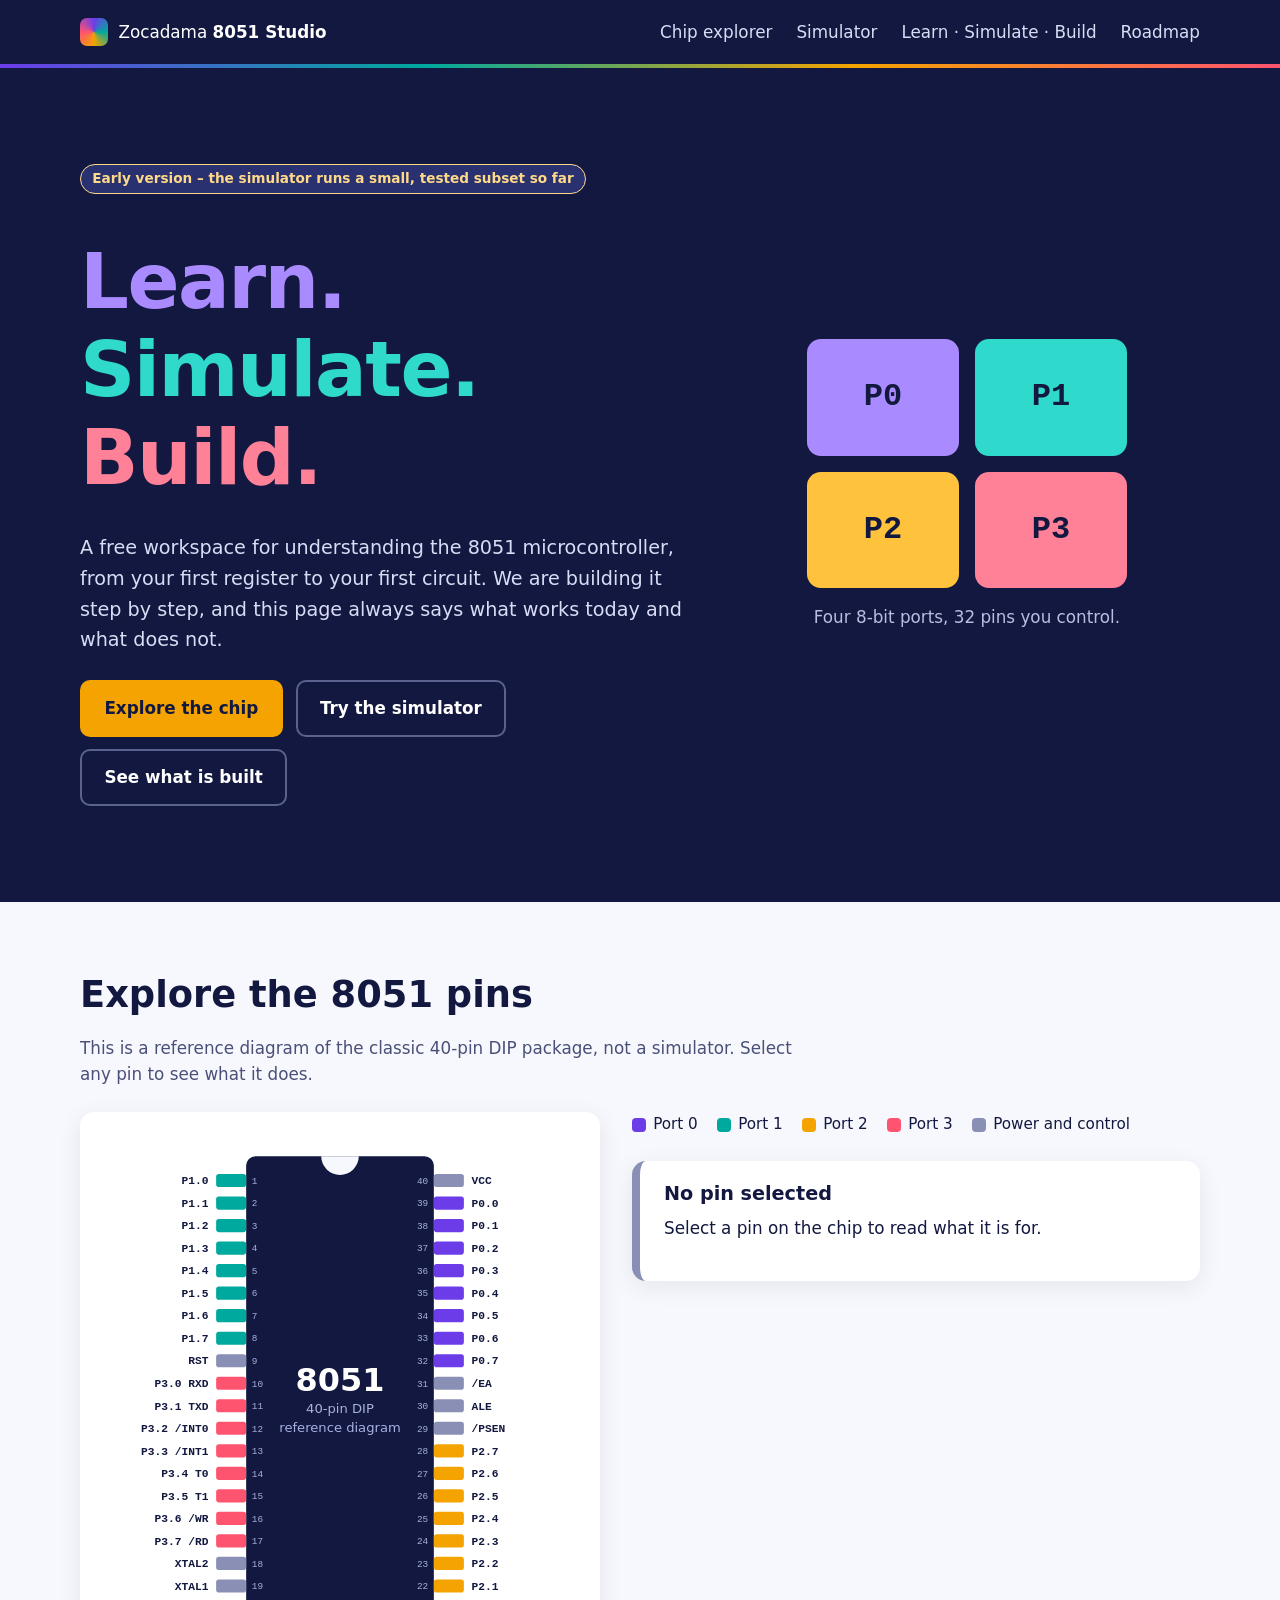
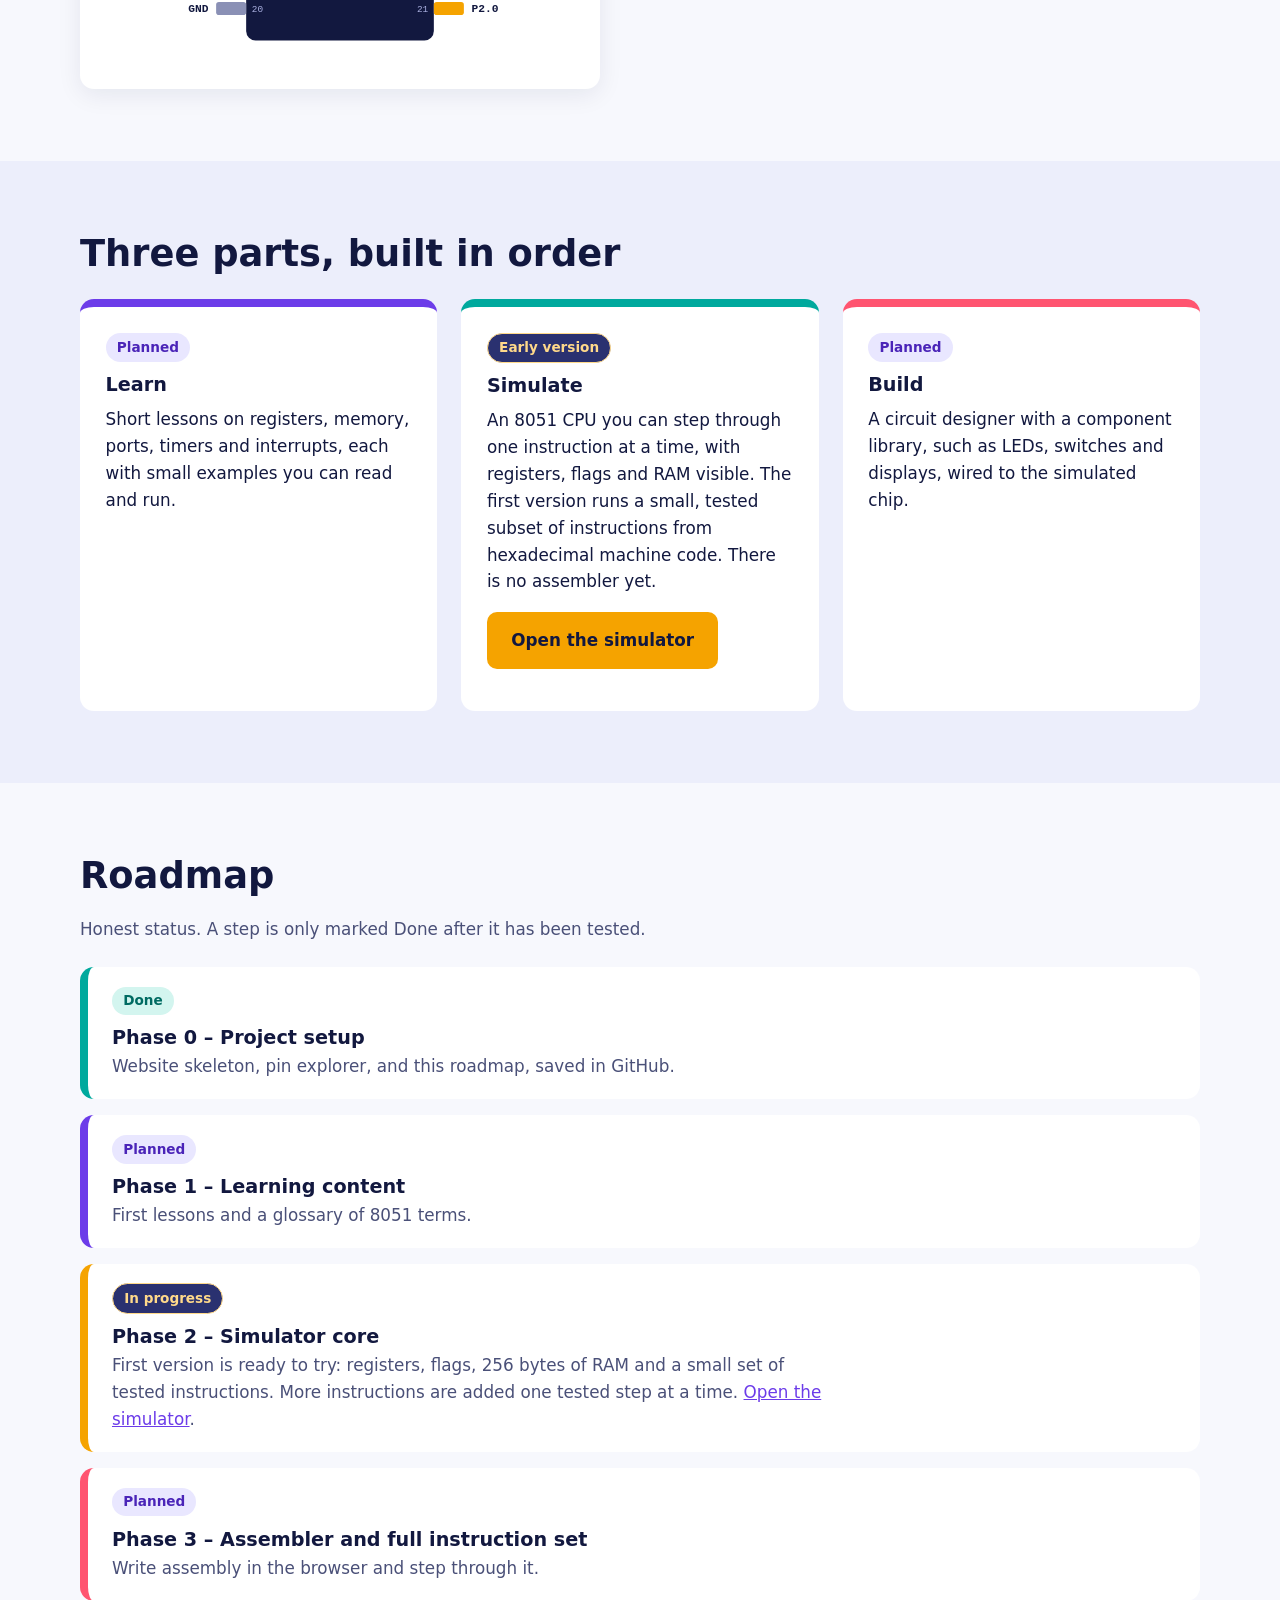
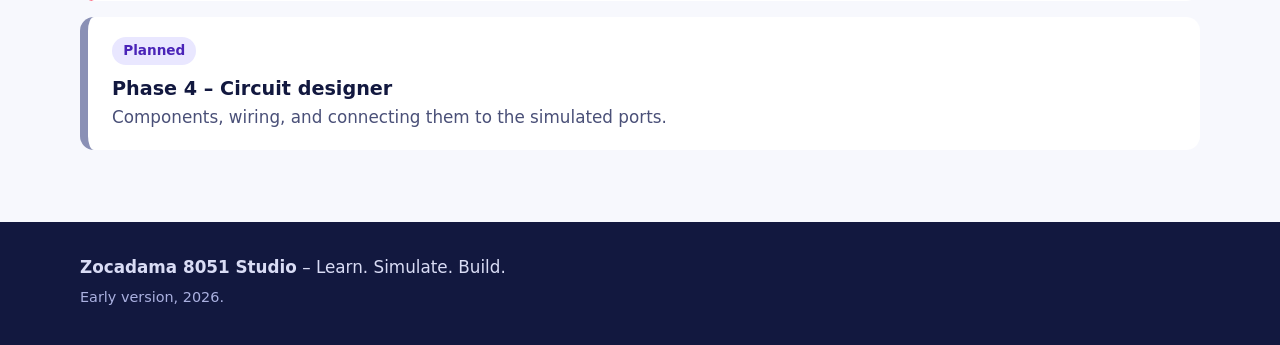
<file: index.html>
<!DOCTYPE html>
<html lang="en">
<head>
  <meta charset="UTF-8">
  <meta name="viewport" content="width=device-width, initial-scale=1">
  <title>Zocadama 8051 Studio – Learn. Simulate. Build.</title>
  <meta name="description" content="A free workspace for learning the 8051 microcontroller: lessons, a CPU simulator and a circuit builder. Early version.">
  <link rel="stylesheet" href="styles.css">
</head>
<body>

  <a class="skip-link" href="#main">Skip to content</a>

  <header class="site-header">
    <div class="wrap header-row">
      <a class="brand" href="#top" aria-label="Zocadama 8051 Studio home">
        <span class="brand-mark" aria-hidden="true"></span>
        <span class="brand-text">Zocadama <strong>8051 Studio</strong></span>
      </a>
      <button class="nav-toggle" id="nav-toggle" aria-expanded="false" aria-controls="site-nav">Menu</button>
      <nav id="site-nav" class="site-nav" aria-label="Main">
        <a href="#explorer">Chip explorer</a>
        <a href="simulator.html">Simulator</a>
        <a href="#pillars">Learn · Simulate · Build</a>
        <a href="#roadmap">Roadmap</a>
      </nav>
    </div>
  </header>

  <main id="main">

    <section class="hero" id="top">
      <div class="wrap hero-grid">
        <div class="hero-copy">
          <p class="badge badge-early">Early version – the simulator runs a small, tested subset so far</p>
          <h1>
            <span class="w-learn">Learn.</span>
            <span class="w-sim">Simulate.</span>
            <span class="w-build">Build.</span>
          </h1>
          <p class="lead">
            A free workspace for understanding the 8051 microcontroller, from your first
            register to your first circuit. We are building it step by step, and this page
            always says what works today and what does not.
          </p>
          <div class="actions">
            <a class="btn btn-primary" href="#explorer">Explore the chip</a>
            <a class="btn btn-ghost" href="simulator.html">Try the simulator</a>
            <a class="btn btn-ghost" href="#roadmap">See what is built</a>
          </div>
        </div>
        <div class="hero-art" aria-hidden="true">
          <div class="port-stack">
            <span class="port p0">P0</span>
            <span class="port p1">P1</span>
            <span class="port p2">P2</span>
            <span class="port p3">P3</span>
          </div>
          <p class="art-caption">Four 8-bit ports, 32 pins you control.</p>
        </div>
      </div>
    </section>

    <section class="section" id="explorer">
      <div class="wrap">
        <h2>Explore the 8051 pins</h2>
        <p class="section-lead">
          This is a reference diagram of the classic 40-pin DIP package, not a simulator.
          Select any pin to see what it does.
        </p>

        <div class="explorer">
          <div class="chip-box">
            <div id="chip" class="chip" role="group" aria-label="8051 40-pin chip diagram"></div>
          </div>

          <aside class="info-panel" aria-live="polite">
            <ul class="legend" aria-label="Pin colour key">
              <li><span class="dot g-p0"></span> Port 0</li>
              <li><span class="dot g-p1"></span> Port 1</li>
              <li><span class="dot g-p2"></span> Port 2</li>
              <li><span class="dot g-p3"></span> Port 3</li>
              <li><span class="dot g-ctrl"></span> Power and control</li>
            </ul>
            <div id="pin-info" class="pin-info">
              <h3>No pin selected</h3>
              <p>Select a pin on the chip to read what it is for.</p>
            </div>
          </aside>
        </div>
      </div>
    </section>

    <section class="section section-tint" id="pillars">
      <div class="wrap">
        <h2>Three parts, built in order</h2>
        <div class="cards">
          <article class="card card-learn">
            <p class="badge badge-planned">Planned</p>
            <h3>Learn</h3>
            <p>Short lessons on registers, memory, ports, timers and interrupts, each with small examples you can read and run.</p>
          </article>
          <article class="card card-sim">
            <p class="badge badge-early">Early version</p>
            <h3>Simulate</h3>
            <p>An 8051 CPU you can step through one instruction at a time, with registers, flags and RAM visible. The first version runs a small, tested subset of instructions from hexadecimal machine code. There is no assembler yet.</p>
            <p><a class="btn btn-primary" href="simulator.html">Open the simulator</a></p>
          </article>
          <article class="card card-build">
            <p class="badge badge-planned">Planned</p>
            <h3>Build</h3>
            <p>A circuit designer with a component library, such as LEDs, switches and displays, wired to the simulated chip.</p>
          </article>
        </div>
      </div>
    </section>

    <section class="section" id="roadmap">
      <div class="wrap">
        <h2>Roadmap</h2>
        <p class="section-lead">Honest status. A step is only marked Done after it has been tested.</p>
        <ol class="roadmap">
          <li>
            <span class="badge badge-done">Done</span>
            <h3>Phase 0 – Project setup</h3>
            <p>Website skeleton, pin explorer, and this roadmap, saved in GitHub.</p>
          </li>
          <li>
            <span class="badge badge-planned">Planned</span>
            <h3>Phase 1 – Learning content</h3>
            <p>First lessons and a glossary of 8051 terms.</p>
          </li>
          <li>
            <span class="badge badge-early">In progress</span>
            <h3>Phase 2 – Simulator core</h3>
            <p>First version is ready to try: registers, flags, 256 bytes of RAM and a small set of tested instructions. More instructions are added one tested step at a time. <a href="simulator.html">Open the simulator</a>.</p>
          </li>
          <li>
            <span class="badge badge-planned">Planned</span>
            <h3>Phase 3 – Assembler and full instruction set</h3>
            <p>Write assembly in the browser and step through it.</p>
          </li>
          <li>
            <span class="badge badge-planned">Planned</span>
            <h3>Phase 4 – Circuit designer</h3>
            <p>Components, wiring, and connecting them to the simulated ports.</p>
          </li>
        </ol>
      </div>
    </section>

  </main>

  <footer class="site-footer">
    <div class="wrap">
      <p><strong>Zocadama 8051 Studio</strong> – Learn. Simulate. Build.</p>
      <p class="small">Early version, <span id="year"></span>.</p>
    </div>
  </footer>

  <script src="main.js"></script>
</body>
</html>
</file>
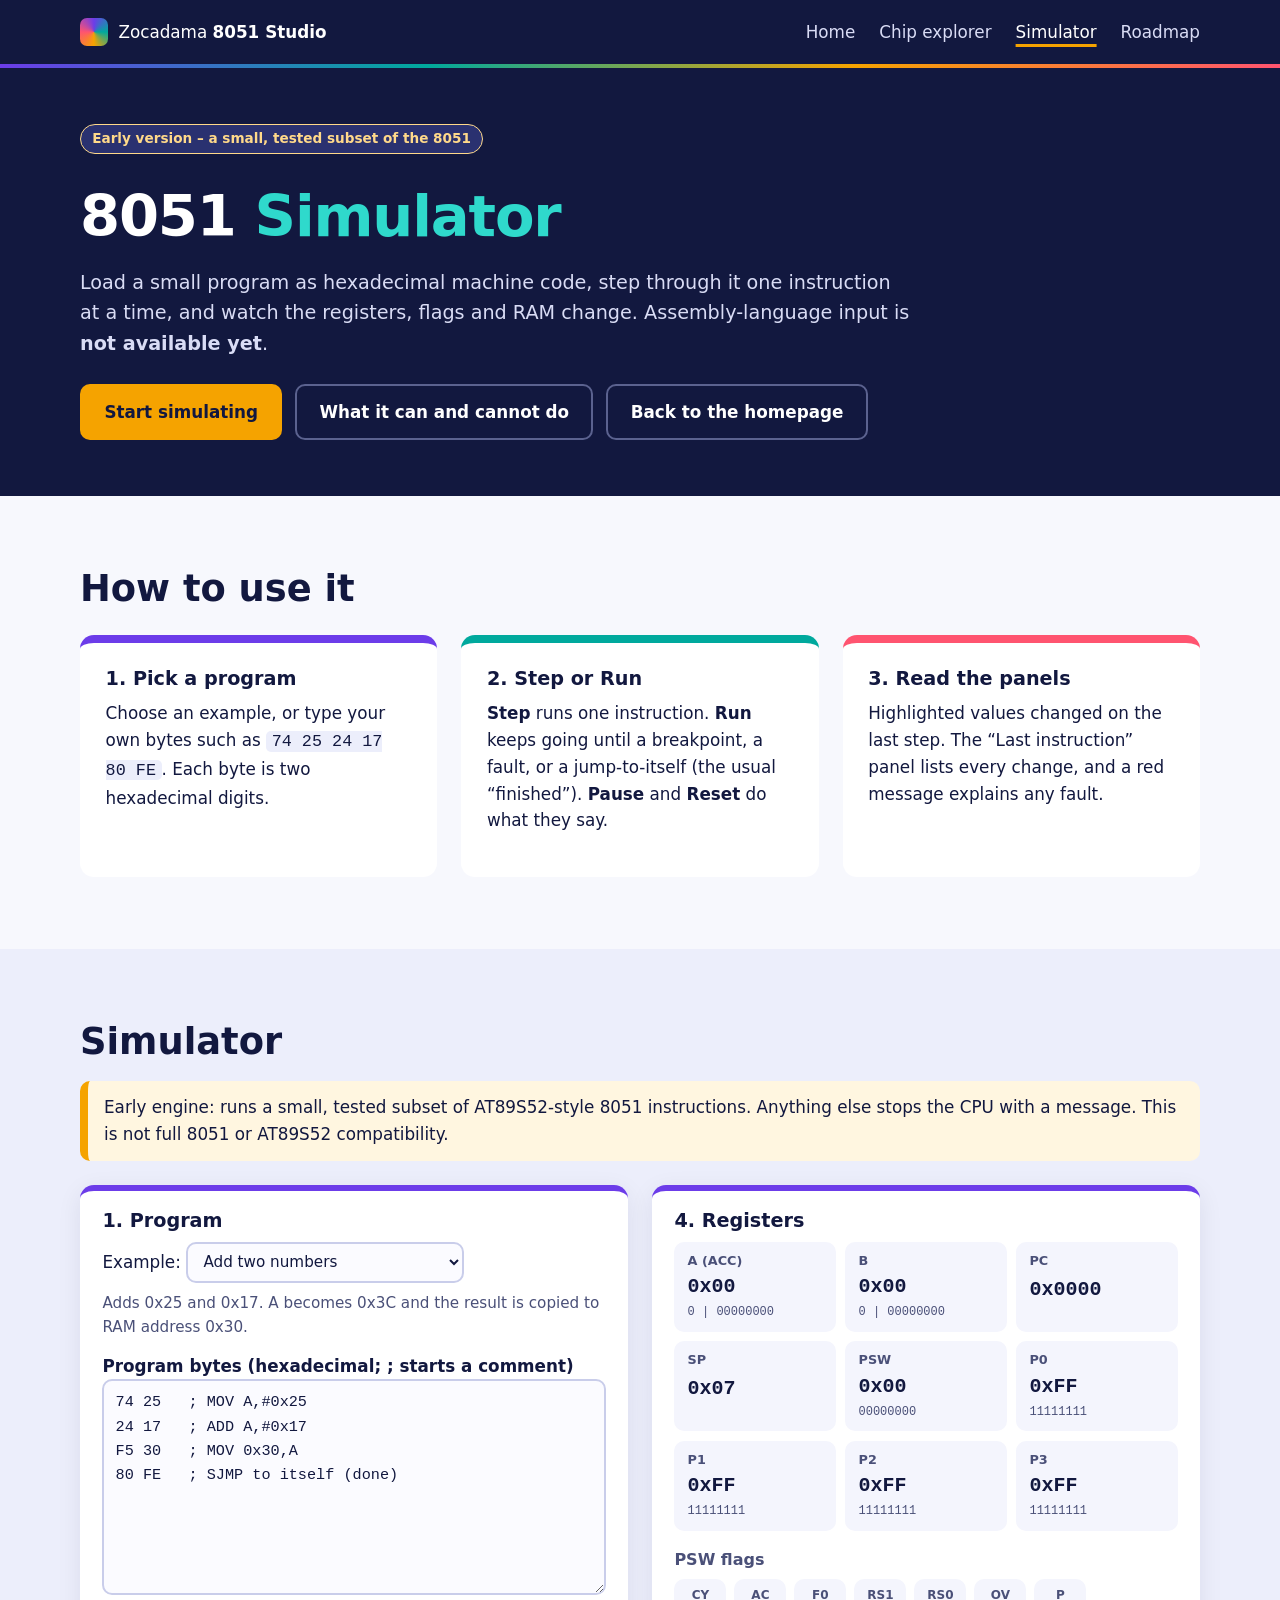
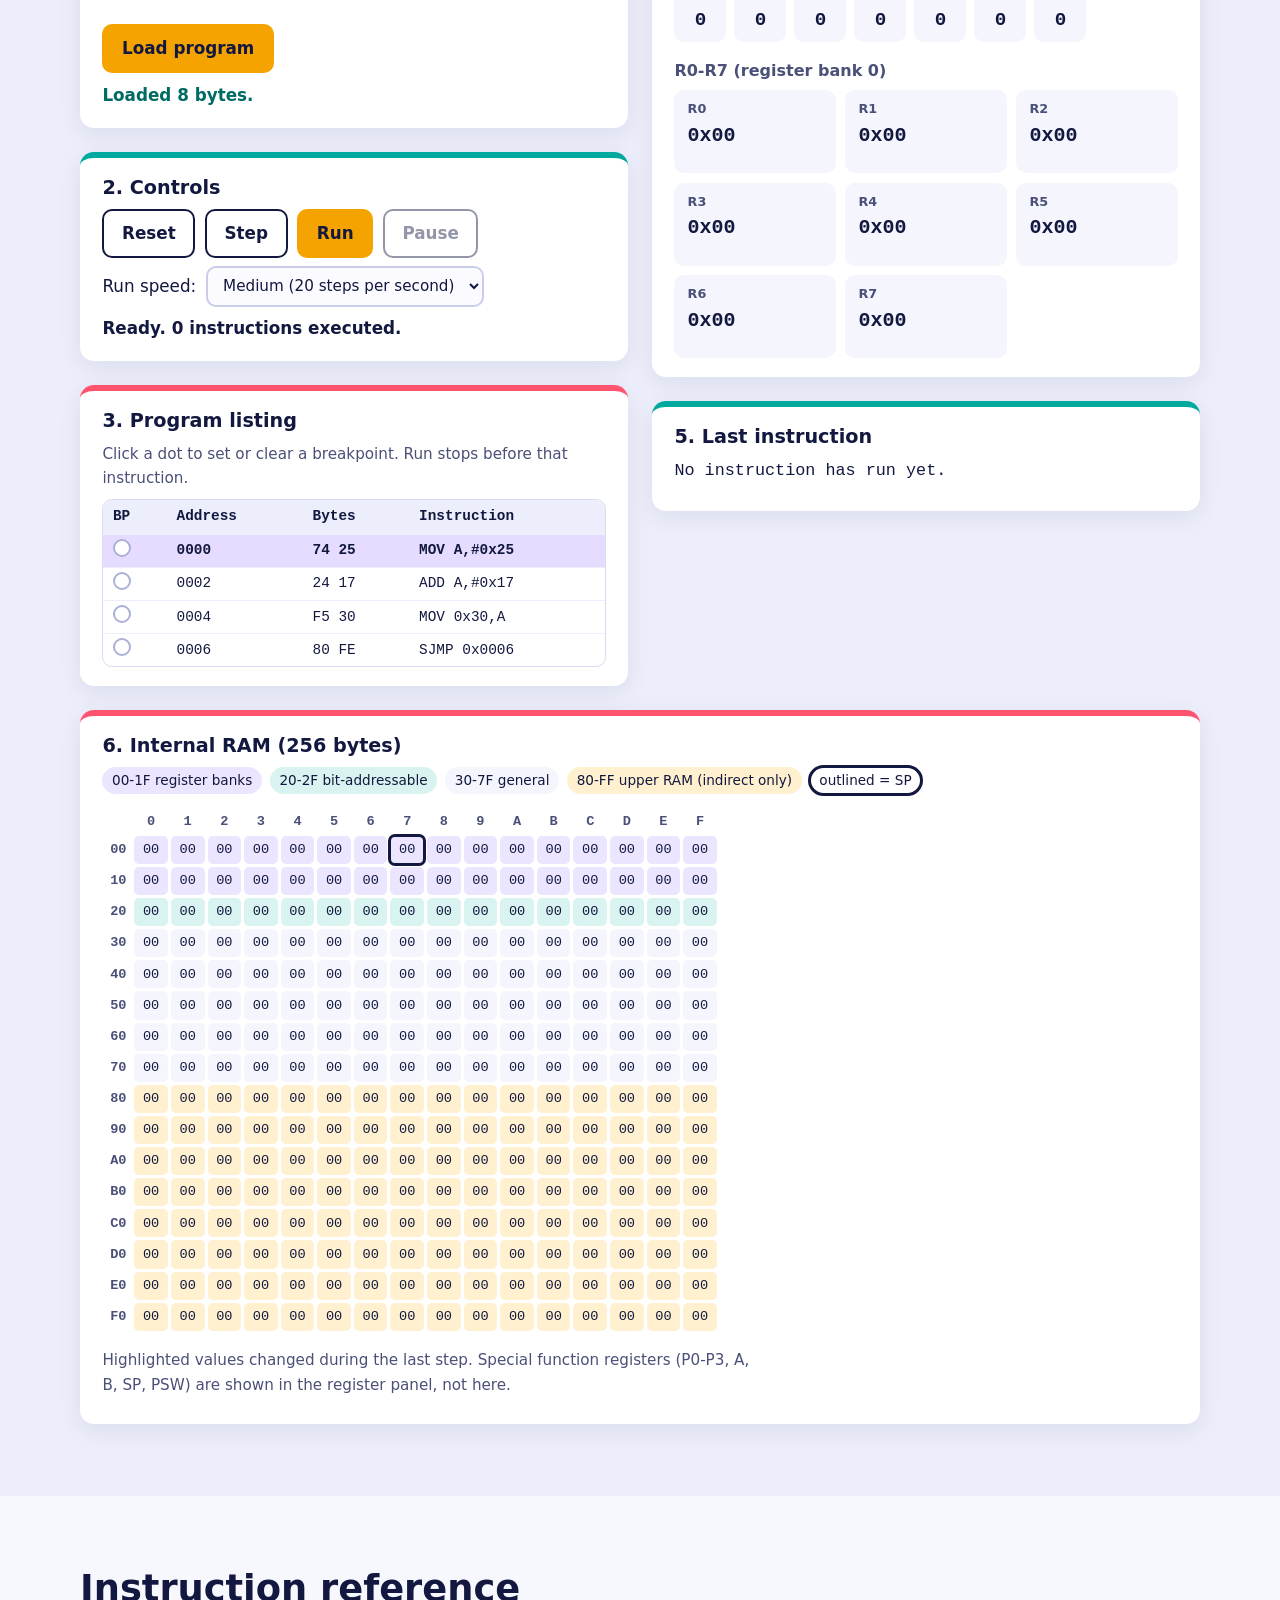
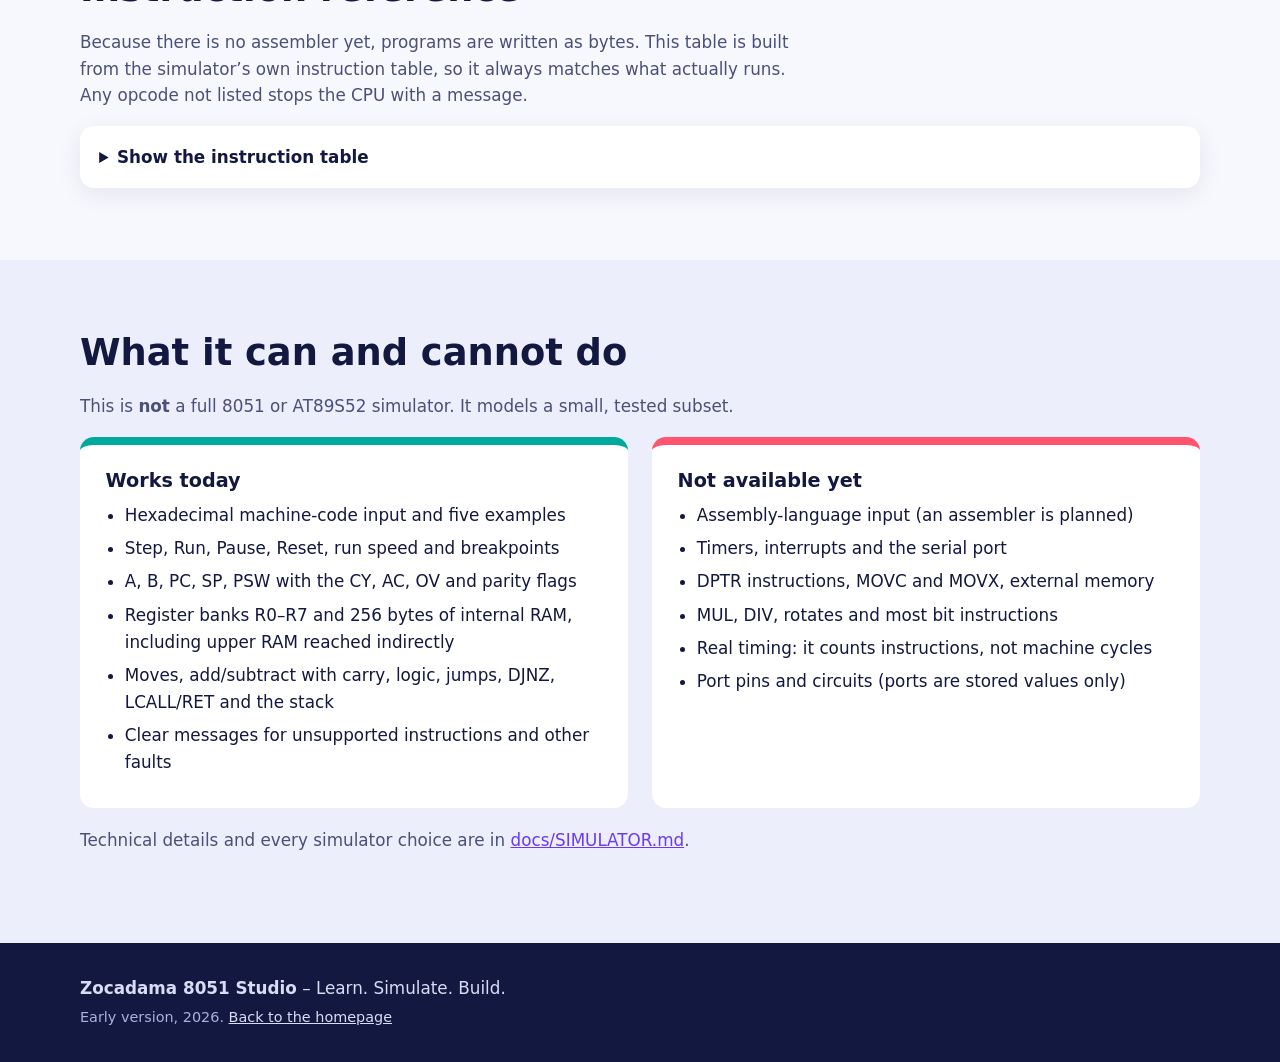
<file: simulator.html>
<!DOCTYPE html>
<html lang="en">
<head>
  <meta charset="UTF-8">
  <meta name="viewport" content="width=device-width, initial-scale=1">
  <title>Simulator – Zocadama 8051 Studio</title>
  <meta name="description" content="An early 8051 CPU simulator: load hexadecimal machine code, step through it and watch registers, flags and RAM change.">
  <link rel="stylesheet" href="styles.css">
  <link rel="stylesheet" href="ui/simulator.css">
</head>
<body>

  <a class="skip-link" href="#main">Skip to content</a>

  <header class="site-header">
    <div class="wrap header-row">
      <a class="brand" href="index.html" aria-label="Zocadama 8051 Studio home">
        <span class="brand-mark" aria-hidden="true"></span>
        <span class="brand-text">Zocadama <strong>8051 Studio</strong></span>
      </a>
      <button class="nav-toggle" id="nav-toggle" aria-expanded="false" aria-controls="site-nav">Menu</button>
      <nav id="site-nav" class="site-nav" aria-label="Main">
        <a href="index.html">Home</a>
        <a href="index.html#explorer">Chip explorer</a>
        <a href="simulator.html" aria-current="page">Simulator</a>
        <a href="index.html#roadmap">Roadmap</a>
      </nav>
    </div>
  </header>

  <main id="main">

    <section class="hero sim-hero" id="top">
      <div class="wrap">
        <p class="badge badge-early">Early version – a small, tested subset of the 8051</p>
        <h1>8051 <span class="w-sim">Simulator</span></h1>
        <p class="lead">
          Load a small program as hexadecimal machine code, step through it one instruction
          at a time, and watch the registers, flags and RAM change.
          Assembly-language input is <strong>not available yet</strong>.
        </p>
        <div class="actions">
          <a class="btn btn-primary" href="#simulator">Start simulating</a>
          <a class="btn btn-ghost" href="#limits">What it can and cannot do</a>
          <a class="btn btn-ghost" href="index.html">Back to the homepage</a>
        </div>
      </div>
    </section>

    <section class="section" id="how">
      <div class="wrap">
        <h2>How to use it</h2>
        <div class="cards">
          <article class="card card-learn">
            <h3>1. Pick a program</h3>
            <p>Choose an example, or type your own bytes such as <code>74 25 24 17 80 FE</code>. Each byte is two hexadecimal digits.</p>
          </article>
          <article class="card card-sim">
            <h3>2. Step or Run</h3>
            <p><strong>Step</strong> runs one instruction. <strong>Run</strong> keeps going until a breakpoint, a fault, or a jump-to-itself (the usual &ldquo;finished&rdquo;). <strong>Pause</strong> and <strong>Reset</strong> do what they say.</p>
          </article>
          <article class="card card-build">
            <h3>3. Read the panels</h3>
            <p>Highlighted values changed on the last step. The &ldquo;Last instruction&rdquo; panel lists every change, and a red message explains any fault.</p>
          </article>
        </div>
      </div>
    </section>

    <section class="section section-tint" id="simulator">
      <div class="wrap sim">
        <h2>Simulator</h2>
        <noscript><p>This page needs JavaScript to run the simulator.</p></noscript>
        <div id="simulator-root"></div>
      </div>
    </section>

    <section class="section" id="reference">
      <div class="wrap sim">
        <h2>Instruction reference</h2>
        <p class="section-lead">
          Because there is no assembler yet, programs are written as bytes. This table is built from the
          simulator&rsquo;s own instruction table, so it always matches what actually runs.
          Any opcode not listed stops the CPU with a message.
        </p>
        <details class="sim-details">
          <summary>Show the instruction table</summary>
          <div id="opcode-reference-root"></div>
        </details>
      </div>
    </section>

    <section class="section section-tint" id="limits">
      <div class="wrap">
        <h2>What it can and cannot do</h2>
        <p class="section-lead">This is <strong>not</strong> a full 8051 or AT89S52 simulator. It models a small, tested subset.</p>
        <div class="limits">
          <article class="card card-sim">
            <h3>Works today</h3>
            <ul>
              <li>Hexadecimal machine-code input and five examples</li>
              <li>Step, Run, Pause, Reset, run speed and breakpoints</li>
              <li>A, B, PC, SP, PSW with the CY, AC, OV and parity flags</li>
              <li>Register banks R0&ndash;R7 and 256 bytes of internal RAM, including upper RAM reached indirectly</li>
              <li>Moves, add/subtract with carry, logic, jumps, DJNZ, LCALL/RET and the stack</li>
              <li>Clear messages for unsupported instructions and other faults</li>
            </ul>
          </article>
          <article class="card card-build">
            <h3>Not available yet</h3>
            <ul>
              <li>Assembly-language input (an assembler is planned)</li>
              <li>Timers, interrupts and the serial port</li>
              <li>DPTR instructions, MOVC and MOVX, external memory</li>
              <li>MUL, DIV, rotates and most bit instructions</li>
              <li>Real timing: it counts instructions, not machine cycles</li>
              <li>Port pins and circuits (ports are stored values only)</li>
            </ul>
          </article>
        </div>
        <p class="small-note">
          Technical details and every simulator choice are in <a href="docs/SIMULATOR.md">docs/SIMULATOR.md</a>.
        </p>
      </div>
    </section>

  </main>

  <footer class="site-footer">
    <div class="wrap">
      <p><strong>Zocadama 8051 Studio</strong> – Learn. Simulate. Build.</p>
      <p class="small">Early version, <span id="year"></span>. <a href="index.html" style="color:#d9dcf5">Back to the homepage</a></p>
    </div>
  </footer>

  <script>window.__missingScripts = [];</script>
  <script src="main.js" onerror="__missingScripts.push('main.js')"></script>
  <script src="engine/memory.js" onerror="__missingScripts.push('engine/memory.js')"></script>
  <script src="engine/instructions.js" onerror="__missingScripts.push('engine/instructions.js')"></script>
  <script src="engine/cpu.js" onerror="__missingScripts.push('engine/cpu.js')"></script>
  <script src="engine/hex.js" onerror="__missingScripts.push('engine/hex.js')"></script>
  <script src="engine/samples.js" onerror="__missingScripts.push('engine/samples.js')"></script>
  <script src="ui/simulator-ui.js" onerror="__missingScripts.push('ui/simulator-ui.js')"></script>
  <script src="ui/opcode-reference.js" onerror="__missingScripts.push('ui/opcode-reference.js')"></script>
  <script>
    // If any file failed to load, say exactly which one instead of showing an empty page.
    (function () {
      if (window.Z8051 && window.Z8051.simulator) { return; }
      var host = document.getElementById("simulator-root");
      if (host.childNodes.length > 0) { return; }       // the simulator reported its own error
      var missing = window.__missingScripts.length ? window.__missingScripts : ["(unknown - check the browser console with F12)"];
      var pre = document.createElement("pre");
      pre.setAttribute("role", "alert");
      pre.style.cssText = "background:#fff1f4;border:2px solid #b3123a;border-radius:10px;padding:1rem;white-space:pre-wrap;";
      pre.textContent = [
        "Setup problem: the simulator could not start.",
        "",
        "These files could not be loaded:",
        "  " + missing.join("\n  "),
        "",
        "simulator.html must sit in the project folder next to index.html, styles.css and the folders engine/ and ui/.",
        "Fix: use the whole project folder exactly as unzipped. Do not copy single files out of the folders."
      ].join("\n");
      host.appendChild(pre);
    })();
  </script>
</body>
</html>
</file>
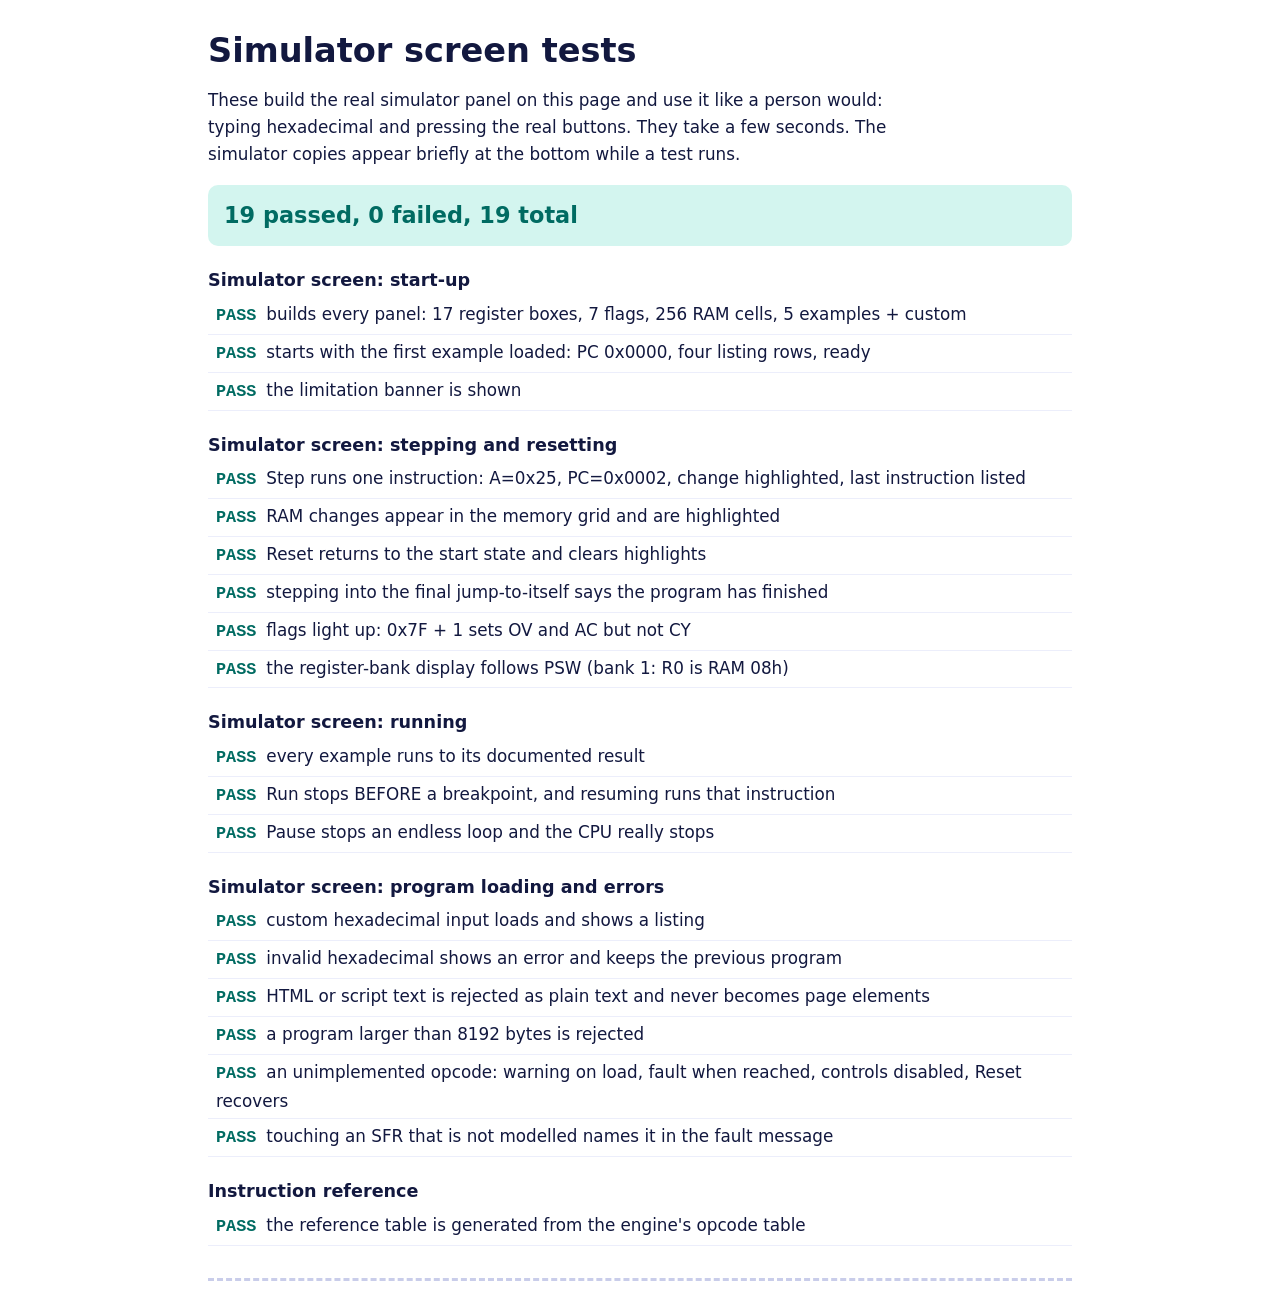
<file: tests/integration-tests.html>
<!DOCTYPE html>
<html lang="en">
<head>
  <meta charset="UTF-8">
  <meta name="viewport" content="width=device-width, initial-scale=1">
  <title>Simulator screen tests – Zocadama 8051 Studio</title>
  <link rel="stylesheet" href="../styles.css">
  <link rel="stylesheet" href="../ui/simulator.css">
  <style>
    body { background: #fff; color: #12183f; }
    .t-wrap { max-width: 56rem; margin: 2rem auto; padding: 0 1rem; font-family: system-ui, "Segoe UI", sans-serif; }
    #summary { font-size: 1.4rem; font-weight: 800; padding: .8rem 1rem; border-radius: 10px; }
    #summary.pass { background: #d3f5ef; color: #006b62; }
    #summary.fail { background: #ffd9e0; color: #b3123a; }
    .t-wrap h2 { margin: 1.5rem 0 .4rem; font-size: 1.1rem; }
    .t-wrap ul { list-style: none; padding: 0; margin: 0; }
    .t-wrap li { padding: .25rem .5rem; border-bottom: 1px solid #eceefb; }
    li.pass::before { content: "PASS  "; color: #006b62; font-weight: 800; font-family: monospace; }
    li.fail::before { content: "FAIL  "; color: #b3123a; font-weight: 800; font-family: monospace; }
    .err { display: block; color: #b3123a; font-family: monospace; margin-left: 3.5rem; }
    #setup-problem pre { background: #fff1f4; border: 2px solid #b3123a; border-radius: 10px; padding: 1rem; white-space: pre-wrap; }
    #sandbox { margin-top: 2rem; padding-top: 1rem; border-top: 3px dashed #c9cdea; }
  </style>
</head>
<body>
  <div class="t-wrap">
    <h1>Simulator screen tests</h1>
    <p>These build the real simulator panel on this page and use it like a person would: typing hexadecimal and pressing the real buttons. They take a few seconds. The simulator copies appear briefly at the bottom while a test runs.</p>
    <p id="summary">Running...</p>
    <div id="setup-problem" hidden></div>
    <div id="results"></div>
    <div id="sandbox" class="sim" aria-hidden="true"></div>
  </div>

  <script>window.__missingScripts = [];</script>
  <script src="../engine/memory.js" onerror="__missingScripts.push('engine/memory.js')"></script>
  <script src="../engine/instructions.js" onerror="__missingScripts.push('engine/instructions.js')"></script>
  <script src="../engine/cpu.js" onerror="__missingScripts.push('engine/cpu.js')"></script>
  <script src="../engine/hex.js" onerror="__missingScripts.push('engine/hex.js')"></script>
  <script src="../engine/samples.js" onerror="__missingScripts.push('engine/samples.js')"></script>
  <script src="../ui/simulator-ui.js" onerror="__missingScripts.push('ui/simulator-ui.js')"></script>
  <script src="../ui/opcode-reference.js" onerror="__missingScripts.push('ui/opcode-reference.js')"></script>
  <script src="test-helpers.js" onerror="__missingScripts.push('tests/test-helpers.js')"></script>
  <script src="ui.integration.test.js" onerror="__missingScripts.push('tests/ui.integration.test.js')"></script>
  <script>
    (function () {
      var Zs = window.Z8051;
      var ready = Zs && Zs.mountSimulator && Zs.mountOpcodeReference && window.Z8051Test && window.Z8051Test.tests.length > 0;
      var summary = document.getElementById("summary");
      if (!ready) {
        summary.textContent = "Setup problem: the tests did not start."; summary.className = "fail";
        var box = document.getElementById("setup-problem"); box.hidden = false;
        var pre = document.createElement("pre");
        var missing = window.__missingScripts.length ? window.__missingScripts : ["(unknown - check the browser console with F12)"];
        pre.textContent = "These files could not be loaded:\n  " + missing.join("\n  ") +
          "\n\nThis page must stay inside the project folder's tests/ folder, with engine/ and ui/ next to it.\n" +
          "Fix: use the whole project folder exactly as unzipped.";
        box.appendChild(pre); return;
      }
      window.Z8051Test.runAsync().then(function (out) {
        summary.textContent = out.passed + " passed, " + out.failed + " failed, " + out.total + " total";
        summary.className = out.failed === 0 ? "pass" : "fail";
        var holder = document.getElementById("results"), group = "", list = null;
        out.results.forEach(function (r) {
          if (r.group !== group) {
            group = r.group;
            var h = document.createElement("h2"); h.textContent = group; holder.appendChild(h);
            list = document.createElement("ul"); holder.appendChild(list);
          }
          var li = document.createElement("li"); li.className = r.passed ? "pass" : "fail";
          li.appendChild(document.createTextNode(r.name));
          if (!r.passed) { var e = document.createElement("span"); e.className = "err"; e.textContent = r.error; li.appendChild(e); }
          list.appendChild(li);
        });
        window.__testsDone = out;
      });
    })();
  </script>
</body>
</html>
</file>
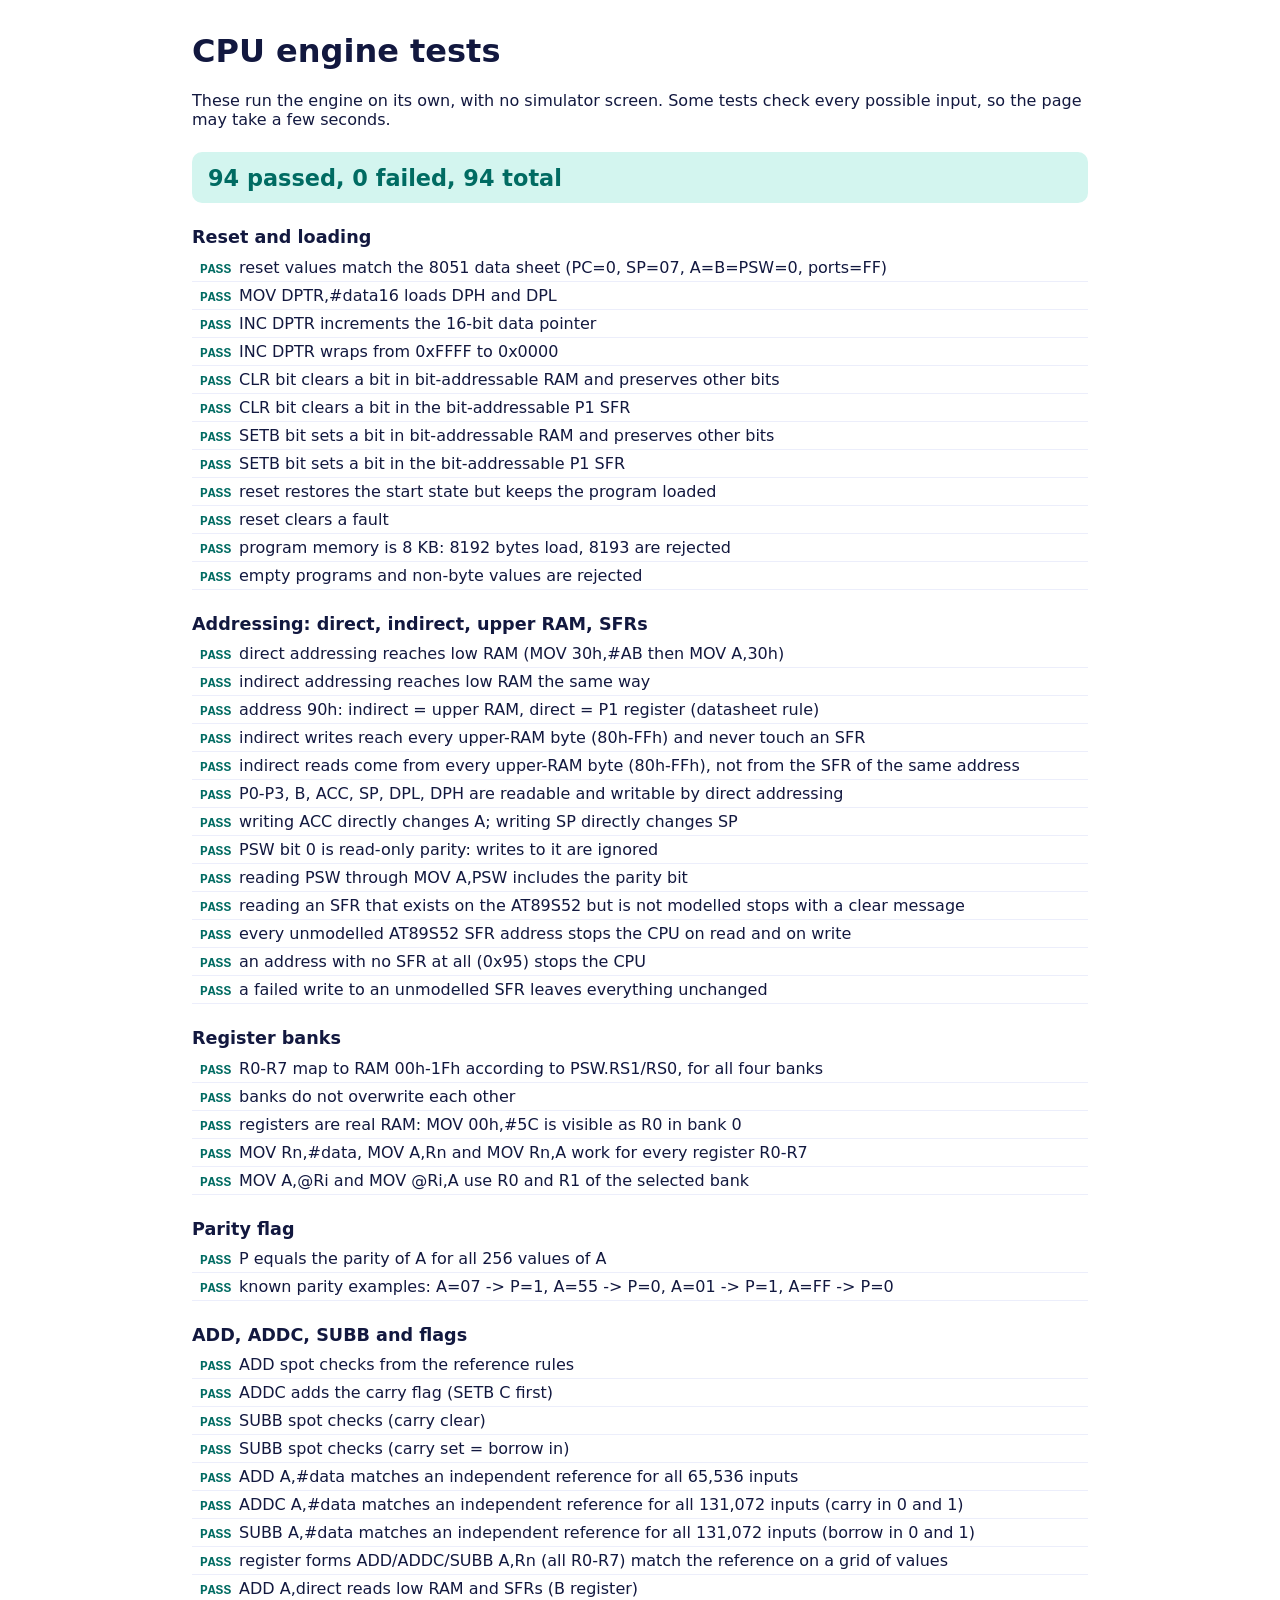
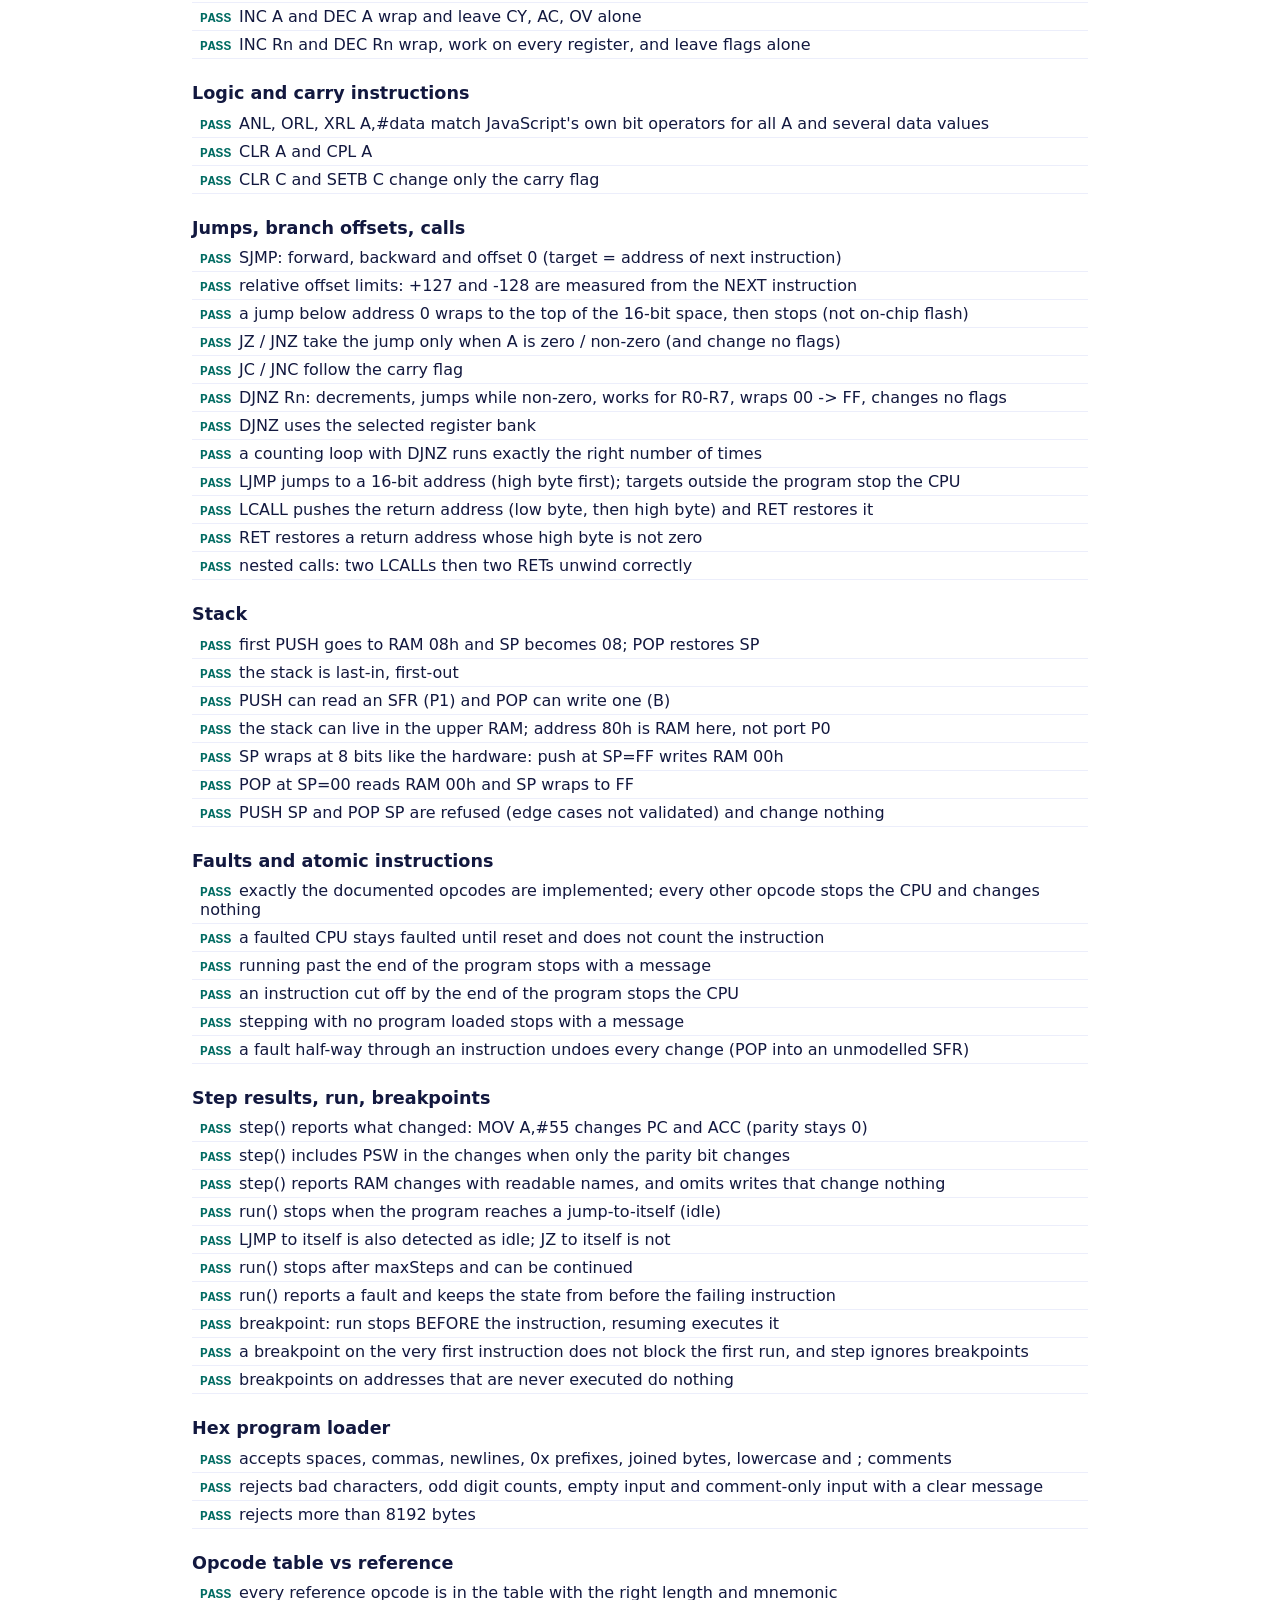
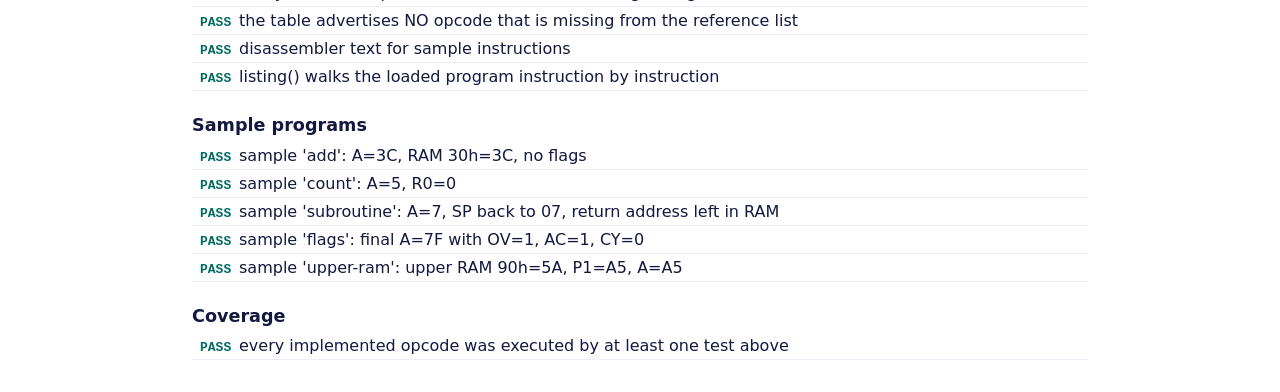
<file: tests/run-tests.html>
<!DOCTYPE html>
<html lang="en">
<head>
  <meta charset="UTF-8">
  <meta name="viewport" content="width=device-width, initial-scale=1">
  <title>CPU engine tests – Zocadama 8051 Studio</title>
  <style>
    body { font-family: system-ui, "Segoe UI", sans-serif; margin: 2rem auto; max-width: 56rem; padding: 0 1rem; color: #12183f; }
    #summary { font-size: 1.4rem; font-weight: 800; padding: .8rem 1rem; border-radius: 10px; }
    #summary.pass { background: #d3f5ef; color: #006b62; }
    #summary.fail { background: #ffd9e0; color: #b3123a; }
    h2 { margin: 1.5rem 0 .4rem; font-size: 1.1rem; }
    ul { list-style: none; padding: 0; margin: 0; }
    li { padding: .25rem .5rem; border-bottom: 1px solid #eceefb; }
    li.pass::before { content: "PASS  "; color: #006b62; font-weight: 800; font-family: monospace; }
    li.fail::before { content: "FAIL  "; color: #b3123a; font-weight: 800; font-family: monospace; }
    #setup-problem pre { background: #fff1f4; border: 2px solid #b3123a; border-radius: 10px; padding: 1rem; white-space: pre-wrap; }
    .err { display: block; color: #b3123a; font-family: monospace; margin-left: 3.5rem; }
  </style>
</head>
<body>
  <h1>CPU engine tests</h1>
  <p>These run the engine on its own, with no simulator screen. Some tests check every possible input, so the page may take a few seconds.</p>
  <p id="summary">Running... (if this message stays, JavaScript is blocked or the files below did not load)</p>
  <div id="setup-problem" hidden></div>
  <div id="results"></div>

  <script>window.__missingScripts = [];</script>
  <script src="../engine/memory.js" onerror="__missingScripts.push('engine/memory.js')"></script>
  <script src="../engine/instructions.js" onerror="__missingScripts.push('engine/instructions.js')"></script>
  <script src="../engine/cpu.js" onerror="__missingScripts.push('engine/cpu.js')"></script>
  <script src="../engine/hex.js" onerror="__missingScripts.push('engine/hex.js')"></script>
  <script src="../engine/samples.js" onerror="__missingScripts.push('engine/samples.js')"></script>
  <script src="test-helpers.js" onerror="__missingScripts.push('tests/test-helpers.js')"></script>
  <script src="cpu.test.js" onerror="__missingScripts.push('tests/cpu.test.js')"></script>
  <script src="browser-runner.js" onerror="__missingScripts.push('tests/browser-runner.js')"></script>
  <script>
    // Start the tests only if every file loaded; otherwise explain exactly what is missing.
    (function () {
      var ready = window.Z8051 && window.Z8051.createCpu && window.Z8051Test && typeof window.runBrowserTests === "function";
      if (ready) { window.runBrowserTests(); return; }
      var box = document.getElementById("setup-problem");
      var summary = document.getElementById("summary");
      summary.textContent = "Setup problem: the tests did not start.";
      summary.className = "fail";
      box.hidden = false;
      var missing = window.__missingScripts.length ? window.__missingScripts : ["(unknown - check the browser console with F12)"];
      var lines = [
        "These files could not be loaded:",
        "  " + missing.join("\n  "),
        "",
        "This page must stay inside the simulator folder, next to these folders:",
        "  engine/   (memory.js, instructions.js, cpu.js, hex.js, samples.js)",
        "  tests/    (run-tests.html, test-helpers.js, cpu.test.js, browser-runner.js)",
        "",
        "Fix: unzip the WHOLE zip file and keep every folder exactly as it is.",
        "Do not copy single files out of the folders."
      ];
      var pre = document.createElement("pre");
      pre.textContent = lines.join("\n");
      box.appendChild(pre);
    })();
  </script>
</body>
</html>
</file>
<file: styles.css>
/* Zocadama 8051 Studio – styles
   Colours live in :root so you can change the whole look in one place. */

:root {
  --ink: #12183f;          /* deep navy: text and hero background */
  --ink-soft: #4a5078;
  --paper: #f7f8fd;        /* page background */
  --white: #ffffff;
  --violet: #6c3ce9;       /* Port 0 and "Learn" */
  --teal: #00a99d;         /* Port 1 and "Simulate" */
  --amber: #f5a300;        /* Port 2 */
  --coral: #ff5470;        /* Port 3 and "Build" */
  --slate: #8a90b5;        /* power and control pins */
  --radius: 14px;
  --font: "Segoe UI", system-ui, -apple-system, Roboto, "Helvetica Neue", Arial, sans-serif;
  --mono: ui-monospace, "Cascadia Code", Consolas, Menlo, monospace;
}

*, *::before, *::after { box-sizing: border-box; }

html { scroll-behavior: smooth; scroll-padding-top: 72px; }

body {
  margin: 0;
  font-family: var(--font);
  font-size: 1.05rem;
  line-height: 1.6;
  color: var(--ink);
  background: var(--paper);
}

h1, h2, h3 { line-height: 1.15; margin: 0 0 .5em; }
h2 { font-size: clamp(1.7rem, 3.5vw, 2.3rem); }
h3 { font-size: 1.2rem; }
p { margin: 0 0 1em; max-width: 68ch; }
a { color: var(--violet); }

:focus-visible { outline: 3px solid var(--amber); outline-offset: 3px; }

.wrap { width: min(1120px, 100% - 2.5rem); margin-inline: auto; }

.skip-link {
  position: absolute; left: -999px; top: 0;
  background: var(--amber); color: var(--ink); padding: .6rem 1rem; z-index: 100;
}
.skip-link:focus { left: 0; }

/* Header */
.site-header {
  position: sticky; top: 0; z-index: 50;
  background: var(--ink); color: var(--white);
  border-bottom: 4px solid transparent;
  border-image: linear-gradient(90deg, var(--violet), var(--teal), var(--amber), var(--coral)) 1;
}
.header-row { display: flex; align-items: center; justify-content: space-between; min-height: 64px; gap: 1rem; }
.brand { display: flex; align-items: center; gap: .65rem; color: var(--white); text-decoration: none; }
.brand-mark {
  width: 28px; height: 28px; border-radius: 7px;
  background: conic-gradient(var(--violet), var(--teal), var(--amber), var(--coral), var(--violet));
}
.brand-text strong { font-weight: 800; }
.site-nav { display: flex; gap: 1.5rem; }
.site-nav a { color: #d9dcf5; text-decoration: none; padding: .3rem 0; }
.site-nav a:hover { color: var(--white); text-decoration: underline; text-underline-offset: 6px; }
.nav-toggle {
  display: none; background: transparent; color: var(--white);
  border: 1px solid #5b628f; border-radius: 8px; padding: .4rem .8rem; font: inherit; cursor: pointer;
}

/* Hero */
.hero { background: var(--ink); color: var(--white); padding: clamp(3rem, 8vw, 6rem) 0; }
.hero-grid { display: grid; grid-template-columns: 1.3fr 1fr; gap: 3rem; align-items: center; }
.hero h1 { font-size: clamp(2.6rem, 7vw, 4.8rem); font-weight: 800; letter-spacing: -.02em; margin: .4em 0; }
.hero h1 span { display: block; }
.w-learn { color: #a98bff; }
.w-sim { color: #2fd9cc; }
.w-build { color: #ff8197; }
.lead { font-size: 1.2rem; color: #d9dcf5; }
.actions { display: flex; flex-wrap: wrap; gap: .8rem; margin-top: 1.5rem; }

.btn {
  display: inline-block; padding: .8rem 1.4rem; border-radius: 10px;
  font-weight: 700; text-decoration: none; border: 2px solid transparent;
}
.btn-primary { background: var(--amber); color: var(--ink); }
.btn-primary:hover { background: #ffb82e; }
.btn-ghost { border-color: #5b628f; color: var(--white); }
.btn-ghost:hover { border-color: var(--white); }

.hero-art { display: grid; justify-items: center; gap: 1rem; }
.port-stack { display: grid; grid-template-columns: 1fr 1fr; gap: 1rem; width: min(320px, 100%); }
.port {
  display: grid; place-items: center; aspect-ratio: 1.3; border-radius: var(--radius);
  font-family: var(--mono); font-size: 2rem; font-weight: 800; color: var(--ink);
}
.port.p0 { background: #a98bff; }
.port.p1 { background: #2fd9cc; }
.port.p2 { background: #ffc23d; }
.port.p3 { background: #ff8197; }
.art-caption { color: #b9bde3; margin: 0; text-align: center; }

/* Badges */
.badge {
  display: inline-block; margin: 0 0 .8rem; padding: .2rem .7rem; border-radius: 999px;
  font-size: .85rem; font-weight: 700;
}
.badge-early { background: #2a3170; color: #ffd98a; border: 1px solid #ffd98a; }
.badge-planned { background: #e9e7ff; color: #4a24b8; }
.badge-done { background: #d3f5ef; color: #006b62; }

/* Sections */
.section { padding: clamp(2.5rem, 6vw, 4.5rem) 0; }
.section-tint { background: #eceefb; }
.section-lead { color: var(--ink-soft); }

/* Explorer */
.explorer { display: grid; grid-template-columns: minmax(300px, 520px) 1fr; gap: 2rem; align-items: start; margin-top: 1.5rem; }
.chip-box { background: var(--white); border-radius: var(--radius); padding: 1rem; box-shadow: 0 6px 24px rgba(18, 24, 63, .08); }
.chip svg { width: 100%; height: auto; display: block; }

.chip .body { fill: var(--ink); }
.chip .chip-title { fill: var(--white); font: 800 34px var(--font); text-anchor: middle; }
.chip .chip-sub { fill: #aab0e0; font: 14px var(--font); text-anchor: middle; }
.chip .notch { fill: var(--paper); }
.chip .pin-label { font: 600 12px var(--mono); fill: var(--ink); }
.chip .pin-num { font: 10px var(--mono); fill: #aab0e0; }
.chip .pin { cursor: pointer; }
.chip .pin rect { stroke: transparent; stroke-width: 3; transition: stroke .15s; }
.chip .pin:hover rect { stroke: var(--ink); }
.chip .pin.selected rect { stroke: var(--ink); stroke-width: 4; }
.chip .pin:focus-visible rect { stroke: var(--amber); stroke-width: 4; }
.chip .pin:focus { outline: none; }

.g-p0 { fill: var(--violet); background: var(--violet); }
.g-p1 { fill: var(--teal); background: var(--teal); }
.g-p2 { fill: var(--amber); background: var(--amber); }
.g-p3 { fill: var(--coral); background: var(--coral); }
.g-ctrl { fill: var(--slate); background: var(--slate); }

.legend { list-style: none; display: flex; flex-wrap: wrap; gap: .5rem 1.2rem; padding: 0; margin: 0 0 1.5rem; }
.legend li { display: flex; align-items: center; gap: .45rem; font-size: .95rem; }
.dot { width: 14px; height: 14px; border-radius: 4px; display: inline-block; }

.pin-info { background: var(--white); border-radius: var(--radius); padding: 1.4rem 1.5rem; border-left: 8px solid var(--slate); box-shadow: 0 6px 24px rgba(18, 24, 63, .08); }
.pin-info.g-p0 { border-left-color: var(--violet); background: var(--white); }
.pin-info.g-p1 { border-left-color: var(--teal); background: var(--white); }
.pin-info.g-p2 { border-left-color: var(--amber); background: var(--white); }
.pin-info.g-p3 { border-left-color: var(--coral); background: var(--white); }
.pin-info .meta { font-family: var(--mono); color: var(--ink-soft); font-size: .9rem; }
.pin-info .group-note { color: var(--ink-soft); font-size: .95rem; margin-bottom: 0; }

/* Cards */
.cards { display: grid; grid-template-columns: repeat(auto-fit, minmax(260px, 1fr)); gap: 1.5rem; margin-top: 1.5rem; }
.card { background: var(--white); border-radius: var(--radius); padding: 1.6rem; border-top: 8px solid var(--slate); }
.card-learn { border-top-color: var(--violet); }
.card-sim { border-top-color: var(--teal); }
.card-build { border-top-color: var(--coral); }

/* Roadmap */
.roadmap { list-style: none; padding: 0; margin: 1.5rem 0 0; display: grid; gap: 1rem; }
.roadmap li { background: var(--white); border-radius: var(--radius); padding: 1.2rem 1.5rem; border-left: 8px solid var(--slate); }
.roadmap li:nth-child(1) { border-left-color: var(--teal); }
.roadmap li:nth-child(2) { border-left-color: var(--violet); }
.roadmap li:nth-child(3) { border-left-color: var(--amber); }
.roadmap li:nth-child(4) { border-left-color: var(--coral); }
.roadmap li:nth-child(5) { border-left-color: var(--slate); }
.roadmap h3 { margin-bottom: .2em; }
.roadmap p { margin: 0; color: var(--ink-soft); }

/* Footer */
.site-footer { background: var(--ink); color: #d9dcf5; padding: 2rem 0; }
.site-footer p { margin: 0 0 .3rem; }
.small { font-size: .9rem; color: #aab0e0; }

/* Small screens */
@media (max-width: 800px) {
  .hero-grid, .explorer { grid-template-columns: 1fr; }
  .nav-toggle { display: inline-block; }
  .site-nav {
    display: none; position: absolute; left: 0; right: 0; top: 64px;
    flex-direction: column; gap: 0; background: var(--ink); padding: .5rem 1.25rem 1rem;
  }
  .site-nav.open { display: flex; }
  .site-nav a { padding: .7rem 0; }
}

@media (prefers-reduced-motion: reduce) {
  html { scroll-behavior: auto; }
  * { transition: none !important; }
}
</file>
<file: ui/simulator.css>
/* Zocadama 8051 Studio - ui/simulator.css
   Styles for the simulator panel only. Uses the colour variables from styles.css
   (with fallbacks), so the look matches the rest of the site. */

.sim { --s-ink: var(--ink, #12183f); --s-soft: var(--ink-soft, #4a5078); --s-violet: var(--violet, #6c3ce9);
       --s-teal: var(--teal, #00a99d); --s-amber: var(--amber, #f5a300); --s-coral: var(--coral, #ff5470); }

.sim-banner { background: #fff6e0; border-left: 8px solid var(--amber, #f5a300); padding: .8rem 1rem; border-radius: 10px; max-width: none; }

.sim-layout { display: grid; grid-template-columns: minmax(0, 1fr) minmax(0, 1fr); gap: 1.5rem; align-items: start; margin-top: 1.5rem; }
.sim-col { display: grid; gap: 1.5rem; min-width: 0; }
.sim-wide { grid-column: 1 / -1; }

.sim-card { background: var(--white, #fff); border-radius: var(--radius, 14px); padding: 1.2rem 1.4rem; box-shadow: 0 6px 24px rgba(18, 24, 63, .08); border-top: 6px solid var(--violet, #6c3ce9); min-width: 0; }
.sim-card:nth-child(2) { border-top-color: var(--teal, #00a99d); }
.sim-card:nth-child(3) { border-top-color: var(--coral, #ff5470); }
.sim-card h3 { margin-bottom: .6rem; }
.sim-card h4 { margin: 1rem 0 .4rem; font-size: 1rem; color: var(--ink-soft, #4a5078); }

.sim textarea, .sim select {
  width: 100%; font: inherit; font-family: var(--mono, ui-monospace, Consolas, monospace); font-size: .95rem;
  border: 2px solid #c9cdea; border-radius: 10px; padding: .55rem .7rem; background: #fbfbff; color: var(--ink, #12183f);
}
.sim select { font-family: inherit; width: auto; max-width: 100%; }
.sim textarea { resize: vertical; margin-bottom: .8rem; }
.sim-label { display: block; margin-top: .8rem; font-weight: 600; }
.sim-about, .sim-hint { color: var(--ink-soft, #4a5078); font-size: .95rem; margin: .5rem 0; }
.sim-row { display: flex; flex-wrap: wrap; gap: .6rem; align-items: center; margin: .5rem 0; }

.sim .btn { cursor: pointer; font: inherit; font-weight: 700; padding: .55rem 1.1rem; }
.sim .btn:disabled { opacity: .45; cursor: not-allowed; }
.btn-ghost-dark { background: transparent; border-color: var(--ink, #12183f); color: var(--ink, #12183f); }
.btn-ghost-dark:hover:not(:disabled) { background: var(--ink, #12183f); color: #fff; }

.sim-message { min-height: 1.5em; margin: .6rem 0 0; font-weight: 600; }
.sim-message.error, .sim-state.error { color: #b3123a; }
.sim-message.warn { color: #8a5a00; }
.sim-message.ok { color: #006b62; }
.sim-state { margin: .4rem 0 0; font-weight: 600; }

/* Listing */
.sim-listing { max-height: 260px; overflow: auto; border: 1px solid #d9dcf0; border-radius: 10px; }
.sim-listing table { border-collapse: collapse; width: 100%; font-family: var(--mono, monospace); font-size: .9rem; }
.sim-listing th { position: sticky; top: 0; background: #eceefb; text-align: left; padding: .35rem .6rem; }
.sim-listing td { padding: .25rem .6rem; border-top: 1px solid #eceefb; }
.sim-listing tr.is-pc td { background: #e6dcff; font-weight: 700; }
.sim-listing tr.unimpl td { color: #b3123a; }
.bp { width: 18px; height: 18px; border-radius: 50%; border: 2px solid #aab0d6; background: #fff; cursor: pointer; padding: 0; }
.bp:hover { border-color: var(--coral, #ff5470); }
.bp[aria-pressed="true"] { background: var(--coral, #ff5470); border-color: var(--coral, #ff5470); }

/* Registers */
.reg-grid { display: grid; grid-template-columns: repeat(auto-fill, minmax(130px, 1fr)); gap: .6rem; }
.reg { display: grid; background: #f4f5fd; border-radius: 10px; padding: .45rem .7rem; border: 2px solid transparent; transition: background .2s, border-color .2s; }
.reg-name { font-size: .8rem; color: var(--ink-soft, #4a5078); font-weight: 700; }
.reg-value { font-family: var(--mono, monospace); font-size: 1.25rem; font-weight: 800; }
.reg-extra { font-family: var(--mono, monospace); font-size: .75rem; color: var(--ink-soft, #4a5078); min-height: 1em; }
.changed { background: #ffe9a8 !important; border-color: var(--amber, #f5a300) !important; }
.flags { display: flex; flex-wrap: wrap; gap: .5rem; }
.flag { display: grid; text-align: center; min-width: 52px; background: #f4f5fd; border-radius: 10px; padding: .3rem .5rem; border: 2px solid transparent; }
.flag-name { font-size: .75rem; font-weight: 700; color: var(--ink-soft, #4a5078); }
.flag-bit { font-family: var(--mono, monospace); font-size: 1.2rem; font-weight: 800; }
.flag.on { background: #d3f5ef; }
.flag.on .flag-bit { color: #006b62; }

.sim-last { font-family: var(--mono, monospace); margin-bottom: .4rem; overflow-wrap: anywhere; }
.sim-changes { margin: 0; padding-left: 1.2rem; font-family: var(--mono, monospace); font-size: .9rem; }

/* Memory */
.sim-memwrap { overflow-x: auto; }
.sim-mem { border-collapse: separate; border-spacing: 3px; font-family: var(--mono, monospace); font-size: .85rem; margin: .4rem 0; }
.sim-mem th { color: var(--ink-soft, #4a5078); font-weight: 700; padding: 0 .3rem; text-align: center; }
.sim-mem td.mem { text-align: center; padding: .2rem .35rem; border-radius: 5px; min-width: 2.1rem; }
.mem-bank { background: #ece5ff; }
.mem-bit { background: #d9f4f0; }
.mem-gen { background: #f4f5fd; }
.mem-upper { background: #fff1cf; }
td.changed { background: #ffd24d !important; font-weight: 800; }
.mem-sp { outline: 3px solid var(--ink, #12183f); outline-offset: -1px; }
.mem-legend { list-style: none; display: flex; flex-wrap: wrap; gap: .5rem; padding: 0; margin: 0 0 .5rem; font-size: .85rem; }
.mem-legend li { padding: .15rem .6rem; border-radius: 999px; }
.mem-legend li.mem-sp { background: #fff; }

@media (max-width: 900px) { .sim-layout { grid-template-columns: 1fr; } }
@media (prefers-reduced-motion: reduce) { .reg { transition: none; } }

/* ---------- Simulator page extras (simulator.html) ---------- */
.hero.sim-hero { padding: clamp(2rem, 5vw, 3.5rem) 0; }
.hero.sim-hero h1 { font-size: clamp(2.2rem, 6vw, 3.6rem); margin: .3em 0; }
.hero.sim-hero h1 span { display: inline; }
.site-nav a[aria-current="page"] { color: var(--white, #fff); text-decoration: underline; text-decoration-color: var(--amber, #f5a300); text-decoration-thickness: 3px; text-underline-offset: 6px; }
.limits { display: grid; grid-template-columns: repeat(auto-fit, minmax(280px, 1fr)); gap: 1.5rem; margin-top: 1rem; }
.limits ul { margin: 0; padding-left: 1.2rem; }
.limits li { margin-bottom: .4rem; }
.small-note { color: var(--ink-soft, #4a5078); margin-top: 1.2rem; }
code { font-family: var(--mono, ui-monospace, Consolas, monospace); background: #eceefb; padding: .05rem .35rem; border-radius: 5px; }
.sim-details { background: var(--white, #fff); border-radius: var(--radius, 14px); padding: .8rem 1.2rem; box-shadow: 0 6px 24px rgba(18, 24, 63, .08); }
.sim-details summary { cursor: pointer; font-weight: 700; padding: .3rem 0; }
.sim-ref { border-collapse: collapse; width: 100%; font-family: var(--mono, monospace); font-size: .9rem; }
.sim-ref th, .sim-ref td { text-align: left; padding: .3rem .6rem; border-top: 1px solid #eceefb; }
.sim-ref thead th { background: #eceefb; position: sticky; top: 0; }
.sim-ref .sim-ref-group th { background: #ece5ff; font-family: var(--font, sans-serif); }
</file>
